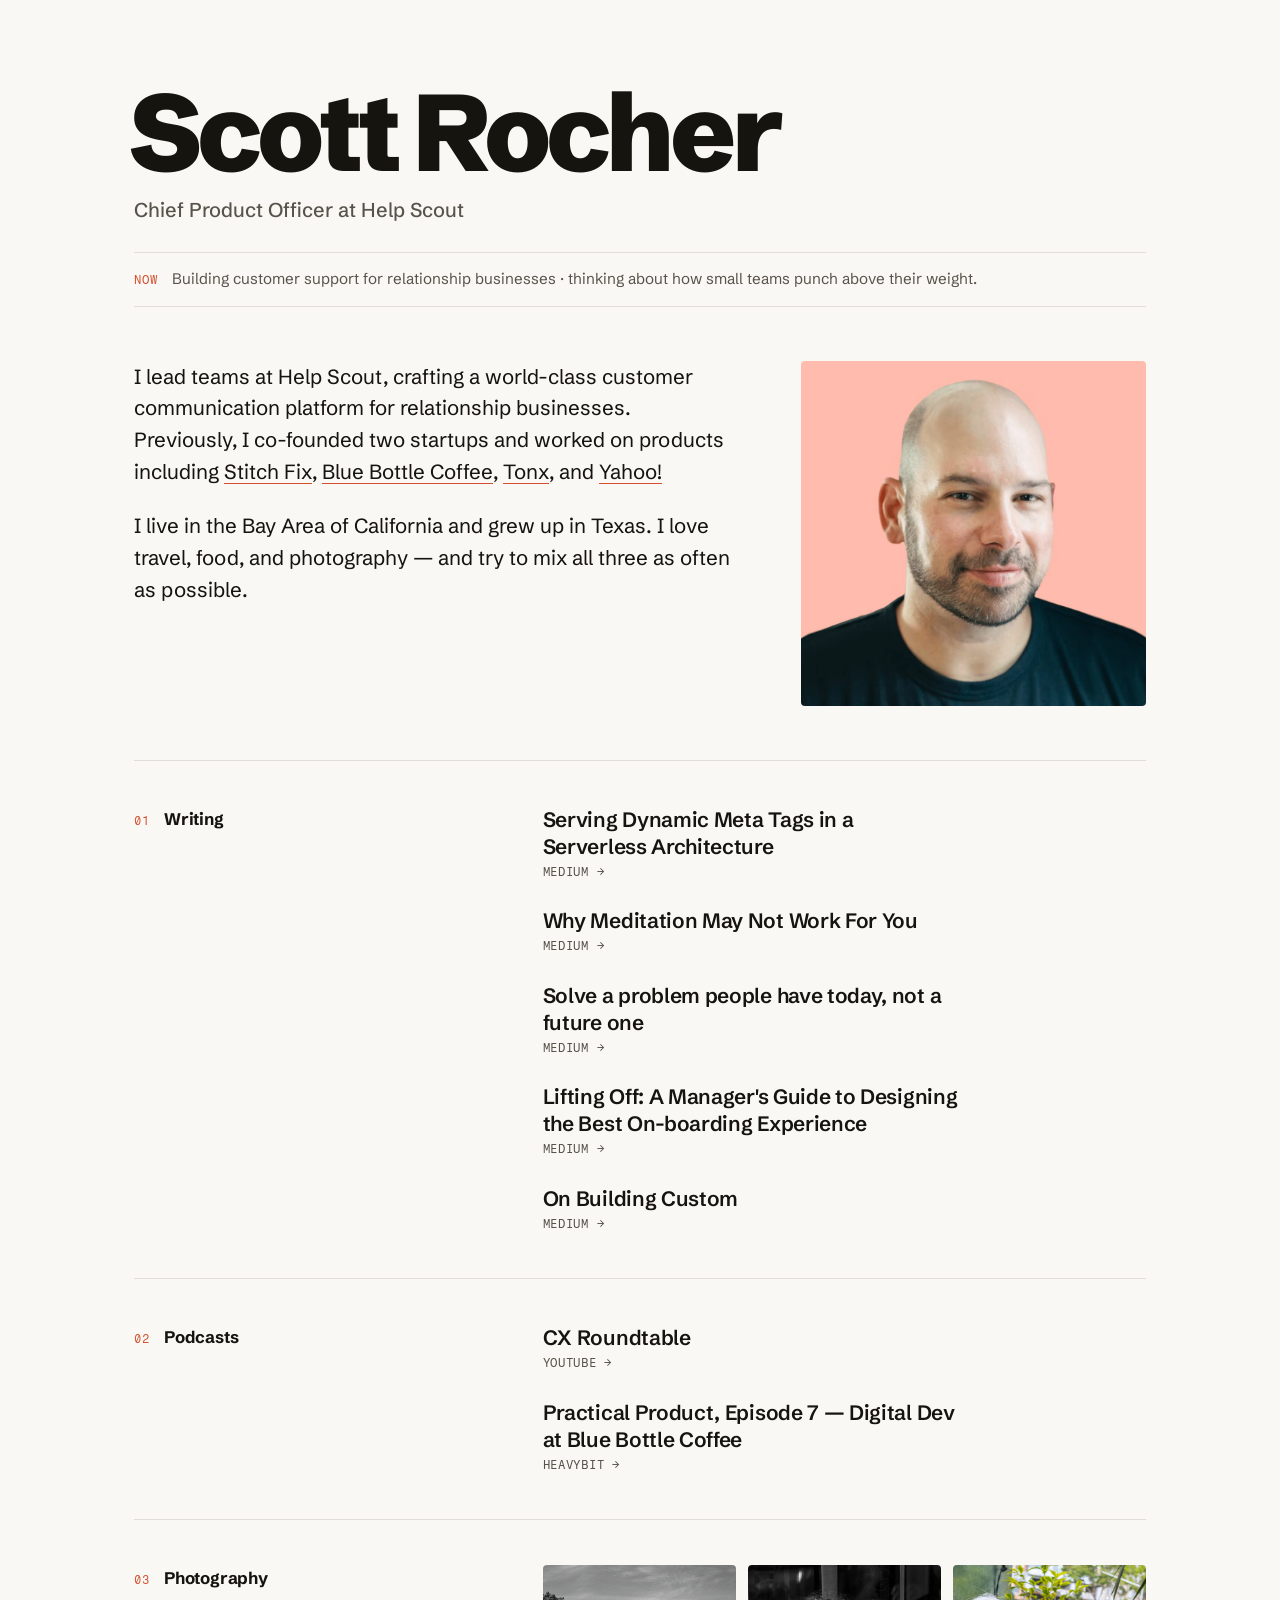
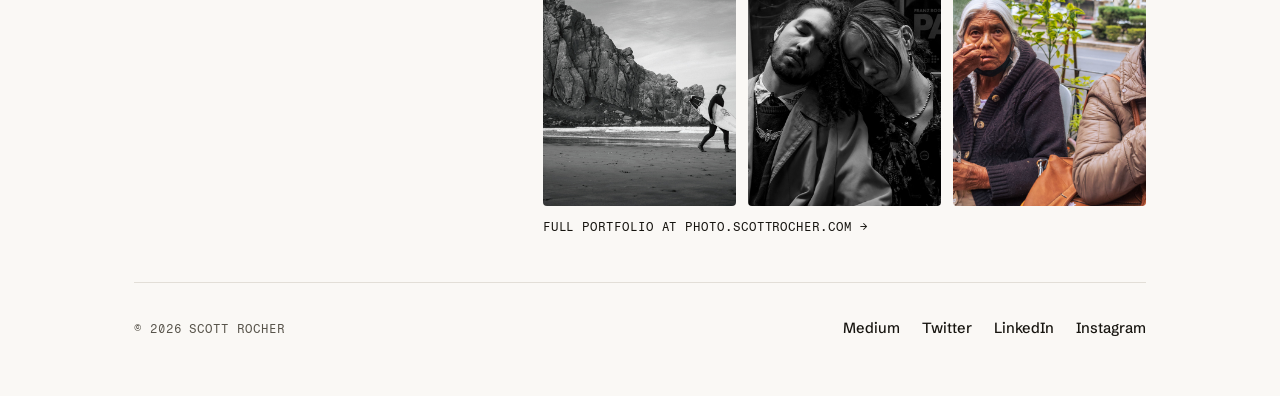
<file: index.html>
<!DOCTYPE html>
<html lang="en">
<head>
  <meta charset="utf-8">
  <title>Scott Rocher</title>
  <meta name="viewport" content="width=device-width, initial-scale=1">
  <meta name="description" content="Scott Rocher — Chief Product Officer at Help Scout. Writing, podcasts, and photography.">
  <meta property="og:title" content="Scott Rocher">
  <meta property="og:description" content="Chief Product Officer at Help Scout. Writing, podcasts, and photography.">
  <meta property="og:url" content="https://scottrocher.com/">
  <meta property="og:type" content="website">
  <meta property="og:image" content="https://scottrocher.com/Scott-Profile-Color-2024.jpg">
  <meta name="twitter:card" content="summary">
  <link rel="preconnect" href="https://fonts.googleapis.com">
  <link rel="preconnect" href="https://fonts.gstatic.com" crossorigin>
  <link href="https://fonts.googleapis.com/css2?family=Schibsted+Grotesk:ital,wght@0,400..900;1,400..900&family=Fragment+Mono&display=swap" rel="stylesheet">
  <style>
    :root {
      --paper: #faf8f5;
      --ink: #16140f;
      --ink-soft: #57534a;
      --hairline: #e2ded7;
      --accent: #d4502e;
      --accent-soft: #f3c4b3;
    }
    @media (prefers-color-scheme: dark) {
      :root {
        --paper: #141311;
        --ink: #ece9e2;
        --ink-soft: #a8a397;
        --hairline: #2e2c27;
        --accent: #f06a42;
        --accent-soft: #5b2c1c;
      }
    }

    * { box-sizing: border-box; margin: 0; padding: 0; }

    html { color-scheme: light dark; }

    body {
      font-family: "Schibsted Grotesk", "Helvetica Neue", sans-serif;
      background: var(--paper);
      color: var(--ink);
      font-size: 17px;
      line-height: 1.6;
      -webkit-font-smoothing: antialiased;
    }

    .wrap {
      max-width: 1060px;
      margin: 0 auto;
      padding: 0 24px;
    }

    /* ————— mono labels ————— */
    .label {
      font-family: "Fragment Mono", monospace;
      font-size: 0.72rem;
      letter-spacing: 0.08em;
      text-transform: uppercase;
      color: var(--ink-soft);
    }

    /* ————— hero ————— */
    header { padding: clamp(48px, 9vh, 96px) 0 0; }

    h1 {
      font-size: clamp(2.9rem, 9.5vw, 6.8rem);
      font-weight: 850;
      letter-spacing: -0.045em;
      line-height: 0.95;
      margin: 0 0 10px -0.05em;
    }

    .role {
      font-size: clamp(1rem, 2vw, 1.25rem);
      font-weight: 500;
      color: var(--ink-soft);
    }
    .role a { color: inherit; }

    .now {
      margin-top: 26px;
      padding: 14px 0;
      border-top: 1px solid var(--hairline);
      border-bottom: 1px solid var(--hairline);
      display: flex;
      gap: 14px;
      align-items: baseline;
    }
    .now .label { color: var(--accent); }
    .now p { font-size: 0.95rem; color: var(--ink-soft); }

    /* ————— bio ————— */
    .bio {
      display: grid;
      grid-template-columns: minmax(0, 7fr) minmax(0, 4fr);
      gap: clamp(28px, 5vw, 72px);
      padding: clamp(36px, 6vh, 64px) 0;
      align-items: start;
    }
    .bio-text p {
      max-width: 58ch;
      font-size: clamp(1.05rem, 1.6vw, 1.3rem);
      line-height: 1.55;
      font-weight: 420;
    }
    .bio-text p + p { margin-top: 1.1em; }

    .portrait { position: relative; }
    .portrait img {
      width: 100%;
      display: block;
      border-radius: 4px;
    }
    .portrait .label { display: block; margin-top: 10px; }

    /* ————— links ————— */
    a {
      color: var(--ink);
      text-decoration: none;
      background-image: linear-gradient(var(--accent), var(--accent));
      background-repeat: no-repeat;
      background-size: 100% 1px;
      background-position: 0 100%;
    }
    a:hover { color: var(--accent); }
    .label a, .role a { background-image: none; }

    /* ————— sections ————— */
    section {
      border-top: 1px solid var(--hairline);
      padding: clamp(32px, 5vh, 56px) 0;
      display: grid;
      grid-template-columns: minmax(0, 4fr) minmax(0, 7fr);
      gap: clamp(24px, 5vw, 72px);
      align-items: start;
    }

    .sec-head { display: flex; gap: 14px; align-items: baseline; }
    .sec-head .num { color: var(--accent); }
    .sec-head h2 {
      font-size: 1.05rem;
      font-weight: 700;
      letter-spacing: -0.01em;
    }

    .entries { display: grid; gap: 26px; }
    .entry h3 {
      font-size: clamp(1.05rem, 1.8vw, 1.3rem);
      font-weight: 600;
      letter-spacing: -0.015em;
      line-height: 1.3;
      max-width: 32ch;
    }
    .entry h3 a {
      background-size: 0% 1px;
      transition: background-size 200ms ease, color 150ms ease;
    }
    .entry h3 a:hover { background-size: 100% 1px; }
    .entry .where {
      margin-top: 3px;
      font-family: "Fragment Mono", monospace;
      font-size: 0.72rem;
      letter-spacing: 0.06em;
      text-transform: uppercase;
      color: var(--ink-soft);
    }
    .entry .where .arrow {
      display: inline-block;
      transition: transform 180ms ease;
    }
    .entry:hover .where .arrow { transform: translateX(4px); }
    .entry:hover .where { color: var(--accent); }

    /* ————— photo strip ————— */
    .strip {
      display: grid;
      grid-template-columns: repeat(3, 1fr);
      gap: 12px;
    }
    .strip a {
      background-image: none;
      display: block;
      aspect-ratio: 4 / 5;
      border-radius: 4px;
      overflow: hidden;
      position: relative;
    }
    .strip img {
      position: absolute;
      inset: 0;
      width: 100%;
      height: 100%;
      object-fit: cover;
      transition: transform 400ms cubic-bezier(.2,.6,.2,1);
    }
    .strip a:hover img { transform: scale(1.04); }
    .strip-note { margin-top: 12px; }

    /* ————— footer ————— */
    footer {
      border-top: 1px solid var(--hairline);
      padding: 34px 0 56px;
      display: flex;
      justify-content: space-between;
      align-items: baseline;
      gap: 16px;
      flex-wrap: wrap;
    }
    footer nav { display: flex; gap: 22px; }
    footer nav a {
      font-size: 0.92rem;
      font-weight: 500;
      background-size: 0% 1px;
      transition: background-size 200ms ease, color 150ms ease;
    }
    footer nav a:hover { background-size: 100% 1px; }

    /* ————— signature moment: staggered reveal on load ————— */
    @media (prefers-reduced-motion: no-preference) {
      .reveal {
        opacity: 0;
        transform: translateY(14px);
        animation: rise 640ms cubic-bezier(.2,.65,.25,1) forwards;
      }
      .reveal:nth-child(1) { animation-delay: 60ms; }
      .r1 { animation-delay: 60ms; }
      .r2 { animation-delay: 150ms; }
      .r3 { animation-delay: 240ms; }
      .r4 { animation-delay: 330ms; }
      .r5 { animation-delay: 420ms; }
      .r6 { animation-delay: 500ms; }
      .r7 { animation-delay: 580ms; }
      @keyframes rise {
        to { opacity: 1; transform: none; }
      }
    }

    /* ————— mobile ————— */
    @media (max-width: 700px) {
      .bio { grid-template-columns: 1fr; }
      .portrait { max-width: 320px; }
      section { grid-template-columns: 1fr; gap: 18px; }
      .strip { grid-template-columns: repeat(3, 1fr); gap: 8px; }
    }
  </style>
</head>
<body>
  <div class="wrap">
    <header>
      <h1 class="reveal r1">Scott Rocher</h1>
      <p class="role reveal r2">Chief Product Officer at <a href="https://helpscout.com">Help Scout</a></p>
      <div class="now reveal r3">
        <span class="label">Now</span>
        <!-- EDIT ME: one-line current focus, easy to update -->
        <p>Building customer support for relationship businesses · thinking about how small teams punch above their weight.</p>
      </div>
    </header>

    <div class="bio reveal r4">
      <div class="bio-text">
        <p>I lead teams at Help Scout, crafting a world-class customer communication platform for relationship businesses. Previously, I co-founded two startups and worked on products including <a href="https://stitchfix.com">Stitch Fix</a>, <a href="https://bluebottlecoffee.com">Blue Bottle Coffee</a>, <a href="http://www.wired.com/2014/04/blue-bottle-tonx-handsome/">Tonx</a>, and <a href="https://www.yahoo.com">Yahoo!</a></p>
        <p>I live in the Bay Area of California and grew up in Texas. I love travel, food, and photography — and try to mix all three as often as possible.</p>
      </div>
      <figure class="portrait">
        <img src="Scott-Profile-Color-2024.jpg" alt="Scott Rocher">
      </figure>
    </div>

    <main>
      <section class="reveal r5">
        <div class="sec-head"><span class="label num">01</span><h2>Writing</h2></div>
        <div class="entries">
          <article class="entry">
            <h3><a href="https://medium.com/@rochers/serving-dynamic-meta-tags-in-a-serverless-architecture-64ad69d33c74">Serving Dynamic Meta Tags in a Serverless Architecture</a></h3>
            <p class="where">Medium <span class="arrow">→</span></p>
          </article>
          <article class="entry">
            <h3><a href="https://medium.com/@rochers/why-meditation-may-not-work-for-you-1664c006518f">Why Meditation May Not Work For You</a></h3>
            <p class="where">Medium <span class="arrow">→</span></p>
          </article>
          <article class="entry">
            <h3><a href="https://medium.com/@rochers/solve-a-problem-people-have-today-not-a-future-one-4696d55a4d7f">Solve a problem people have today, not a future one</a></h3>
            <p class="where">Medium <span class="arrow">→</span></p>
          </article>
          <article class="entry">
            <h3><a href="https://medium.com/@rochers/lifting-off-645a7a339e7e">Lifting Off: A Manager's Guide to Designing the Best On-boarding Experience</a></h3>
            <p class="where">Medium <span class="arrow">→</span></p>
          </article>
          <article class="entry">
            <h3><a href="https://medium.com/@rochers/on-building-custom-8d7e6159a16c">On Building Custom</a></h3>
            <p class="where">Medium <span class="arrow">→</span></p>
          </article>
        </div>
      </section>

      <section class="reveal r6">
        <div class="sec-head"><span class="label num">02</span><h2>Podcasts</h2></div>
        <div class="entries">
          <article class="entry">
            <h3><a href="https://www.youtube.com/watch?v=mwlFY3C774U">CX Roundtable</a></h3>
            <p class="where">YouTube <span class="arrow">→</span></p>
          </article>
          <article class="entry">
            <h3><a href="https://www.heavybit.com/library/podcasts/practical-product/ep-7-digital-dev-at-blue-bottle-coffee/">Practical Product, Episode 7 — Digital Dev at Blue Bottle Coffee</a></h3>
            <p class="where">Heavybit <span class="arrow">→</span></p>
          </article>
        </div>
      </section>

      <section>
        <div class="sec-head"><span class="label num">03</span><h2>Photography</h2></div>
        <div>
          <div class="strip">
            <a href="https://photo.scottrocher.com/x100f"><img src="photos/photo-x100f.jpg" alt="Surfer walking along the beach below Morro Rock" loading="lazy"></a>
            <a href="https://photo.scottrocher.com/leica-nyc"><img src="photos/photo-leica-nyc.jpg" alt="Couple asleep on a New York City subway" loading="lazy"></a>
            <a href="https://photo.scottrocher.com/mexico-city"><img src="photos/photo-cdmx.jpg" alt="Street scene in Mexico City" loading="lazy"></a>
          </div>
          <p class="strip-note label"><a href="https://photo.scottrocher.com">Full portfolio at photo.scottrocher.com →</a></p>
        </div>
      </section>
    </main>

    <footer>
      <span class="label">© 2026 Scott Rocher</span>
      <nav>
        <a href="https://medium.com/@rochers/latest">Medium</a>
        <a href="https://twitter.com/rochers">Twitter</a>
        <a href="https://www.linkedin.com/in/scottrocher">LinkedIn</a>
        <a href="https://instagram.com/rochers">Instagram</a>
      </nav>
    </footer>
  </div>
</body>
</html>
</file>
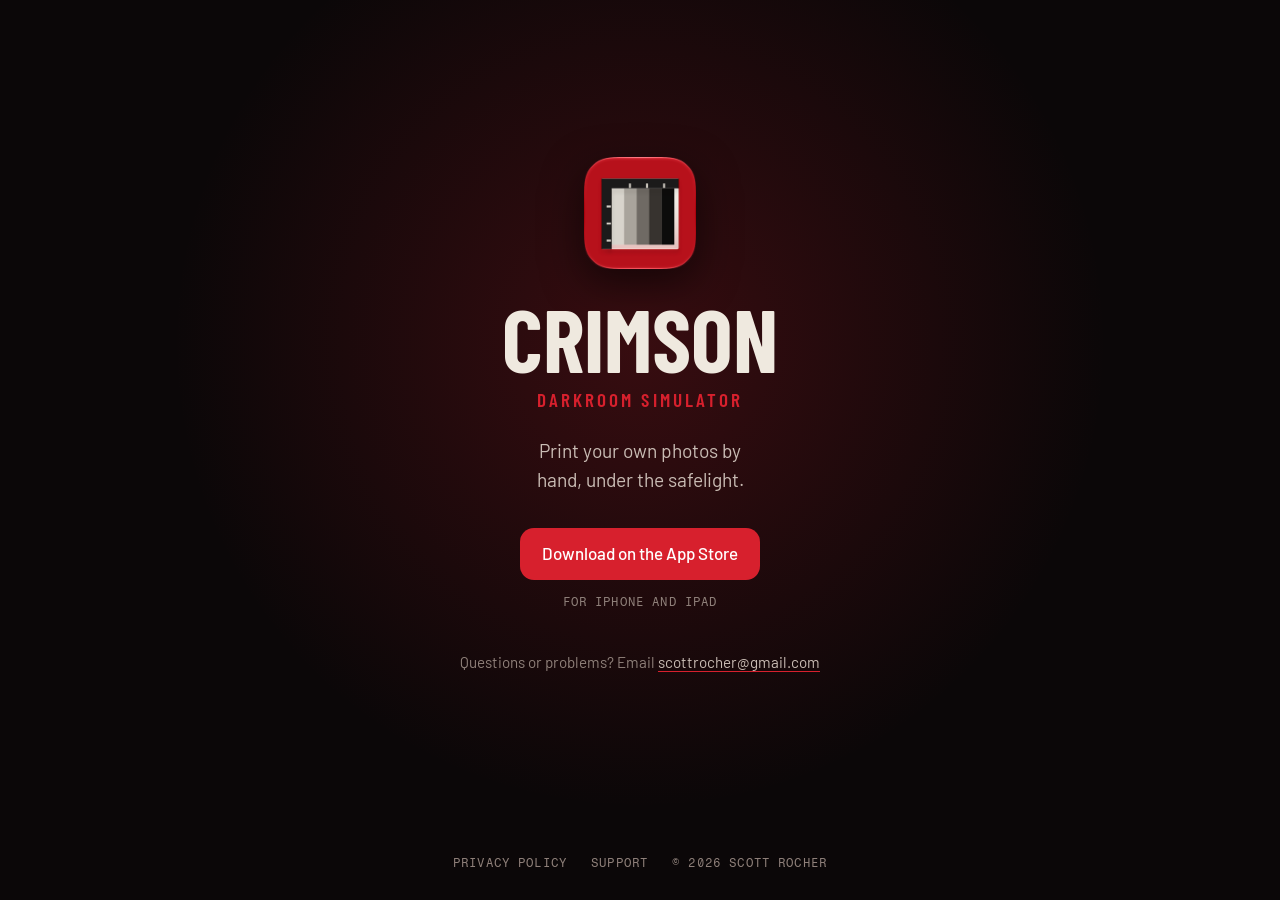
<file: apps/crimson/index.html>
<!DOCTYPE html>
<html lang="en">
<head>
  <meta charset="utf-8">
  <title>Crimson: Darkroom Simulator</title>
  <meta name="viewport" content="width=device-width, initial-scale=1, viewport-fit=cover">
  <meta name="description" content="Crimson is a black-and-white darkroom for iPhone and iPad. Print your own photos by hand, under the safelight.">
  <meta name="apple-itunes-app" content="app-id=6832418150">
  <meta property="og:title" content="Crimson: Darkroom Simulator">
  <meta property="og:description" content="Print your own photos by hand, under the safelight.">
  <meta property="og:url" content="https://scottrocher.com/apps/crimson/">
  <meta property="og:type" content="website">
  <meta property="og:image" content="https://scottrocher.com/apps/crimson/img/icon.png">
  <meta name="theme-color" content="#0b0708">
  <link rel="icon" type="image/png" href="img/icon.png">
  <link rel="apple-touch-icon" href="img/apple-touch-icon.png">
  <link rel="preconnect" href="https://fonts.googleapis.com">
  <link rel="preconnect" href="https://fonts.gstatic.com" crossorigin>
  <link href="https://fonts.googleapis.com/css2?family=Barlow+Condensed:wght@600;700&family=Barlow:wght@400;500&family=Fragment+Mono&display=swap" rel="stylesheet">
  <style>
    /* One look, on purpose: the darkroom with the safelight on. */
    :root {
      color-scheme: dark;
      --room: #0b0708;
      --paper: #efe9df;
      --paper-soft: #c9bcb4;
      --paper-dim: #8f807a;
      --safelight: #d7202d;
    }
    * { box-sizing: border-box; margin: 0; padding: 0; }
    html, body { height: 100%; }
    body {
      background: var(--room) radial-gradient(circle at 50% 38%, rgba(215, 32, 45, 0.22), transparent 55%) no-repeat;
      color: var(--paper);
      font-family: "Barlow", "Helvetica Neue", Arial, sans-serif;
      font-size: 17px;
      line-height: 1.5;
      -webkit-font-smoothing: antialiased;
      display: flex;
      flex-direction: column;
      padding-left: max(20px, env(safe-area-inset-left));
      padding-right: max(20px, env(safe-area-inset-right));
    }
    main {
      flex: 1;
      display: flex;
      flex-direction: column;
      align-items: center;
      justify-content: center;
      text-align: center;
      padding-block: 64px;
    }
    .app-icon {
      width: 112px;
      height: 112px;
      border-radius: 25px;
      box-shadow: 0 14px 40px rgba(0, 0, 0, 0.55);
    }
    h1 {
      margin-top: 30px;
      font-family: "Barlow Condensed", "Arial Narrow", sans-serif;
      font-weight: 700;
      font-size: clamp(3.4rem, 12vw, 5.5rem);
      line-height: 0.9;
      text-transform: uppercase;
    }
    .descriptor {
      margin-top: 8px;
      font-family: "Barlow Condensed", "Arial Narrow", sans-serif;
      font-weight: 600;
      font-size: 1.2rem;
      letter-spacing: 0.16em;
      text-transform: uppercase;
      color: var(--safelight);
    }
    .lede {
      margin-top: 22px;
      max-width: 30ch;
      font-size: 1.2rem;
      color: var(--paper-soft);
      text-wrap: balance;
    }
    .store {
      margin-top: 34px;
      display: inline-flex;
      align-items: center;
      gap: 10px;
      padding: 13px 22px;
      border-radius: 14px;
      background: var(--safelight);
      color: #fff;
      font-weight: 500;
      text-decoration: none;
    }
    .store:hover { background: #e3313d; }
    .mono {
      font-family: "Fragment Mono", ui-monospace, monospace;
      font-size: 0.72rem;
      letter-spacing: 0.1em;
      text-transform: uppercase;
      color: var(--paper-dim);
    }
    .devices { margin-top: 14px; }
    .support { margin-top: 40px; font-size: 0.95rem; color: var(--paper-dim); }
    .support a { color: var(--paper-soft); text-decoration-color: var(--safelight); text-underline-offset: 3px; }
    footer {
      display: flex;
      justify-content: center;
      gap: 24px;
      flex-wrap: wrap;
      padding-block: 24px max(28px, env(safe-area-inset-bottom));
    }
    footer a { text-decoration: none; }
    footer a:hover { color: var(--paper); }
  </style>
</head>
<body>
  <main>
    <img class="app-icon" src="img/icon.png" alt="Crimson app icon: a test strip on an easel" width="112" height="112">
    <h1>Crimson</h1>
    <p class="descriptor">Darkroom Simulator</p>
    <p class="lede">Print your own photos by hand, under the safelight.</p>
    <a class="store" href="https://apps.apple.com/us/app/crimson-darkroom-simulator/id6832418150">Download on the App Store</a>
    <p class="mono devices">For iPhone and iPad</p>
    <p class="support">Questions or problems? Email <a href="mailto:scottrocher@gmail.com">scottrocher@gmail.com</a></p>
  </main>
  <footer>
    <a class="mono" href="privacy/">Privacy Policy</a>
    <a class="mono" href="mailto:scottrocher@gmail.com">Support</a>
    <a class="mono" href="/">© 2026 Scott Rocher</a>
  </footer>
</body>
</html>
</file>
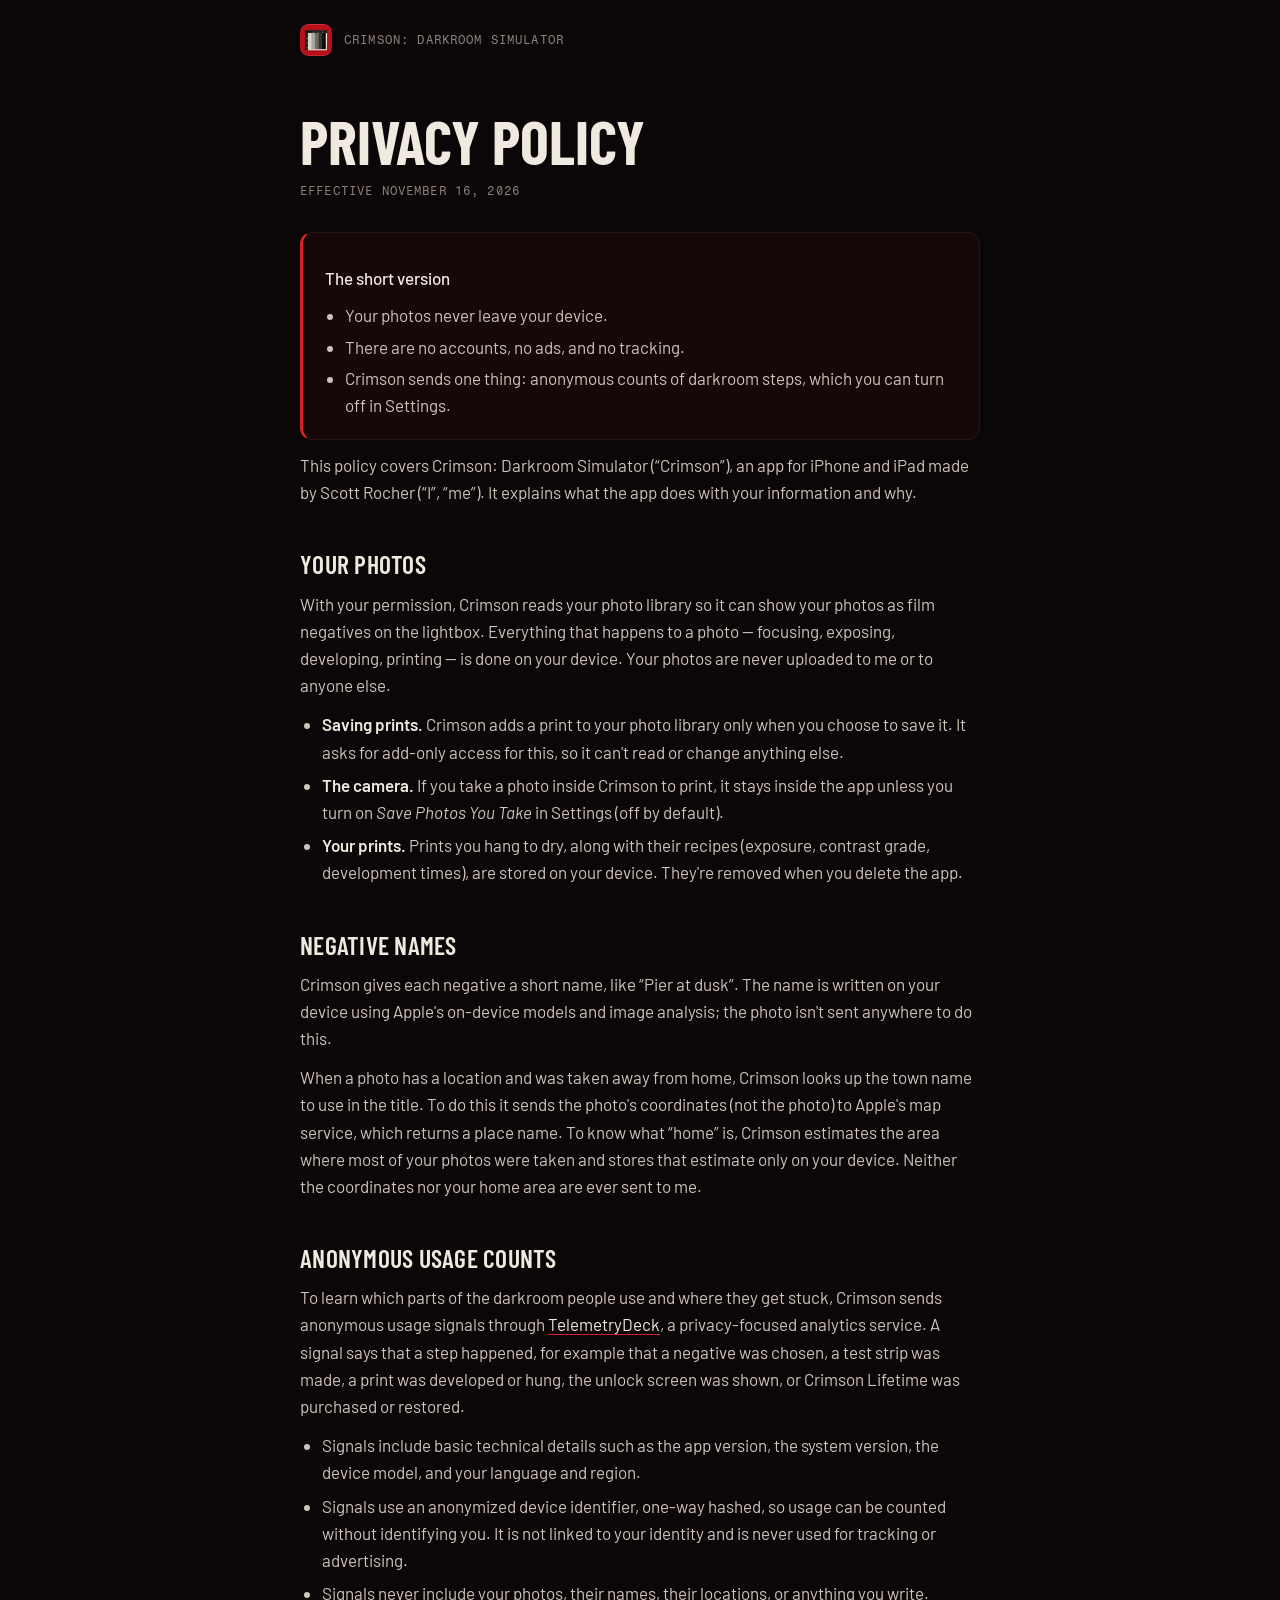
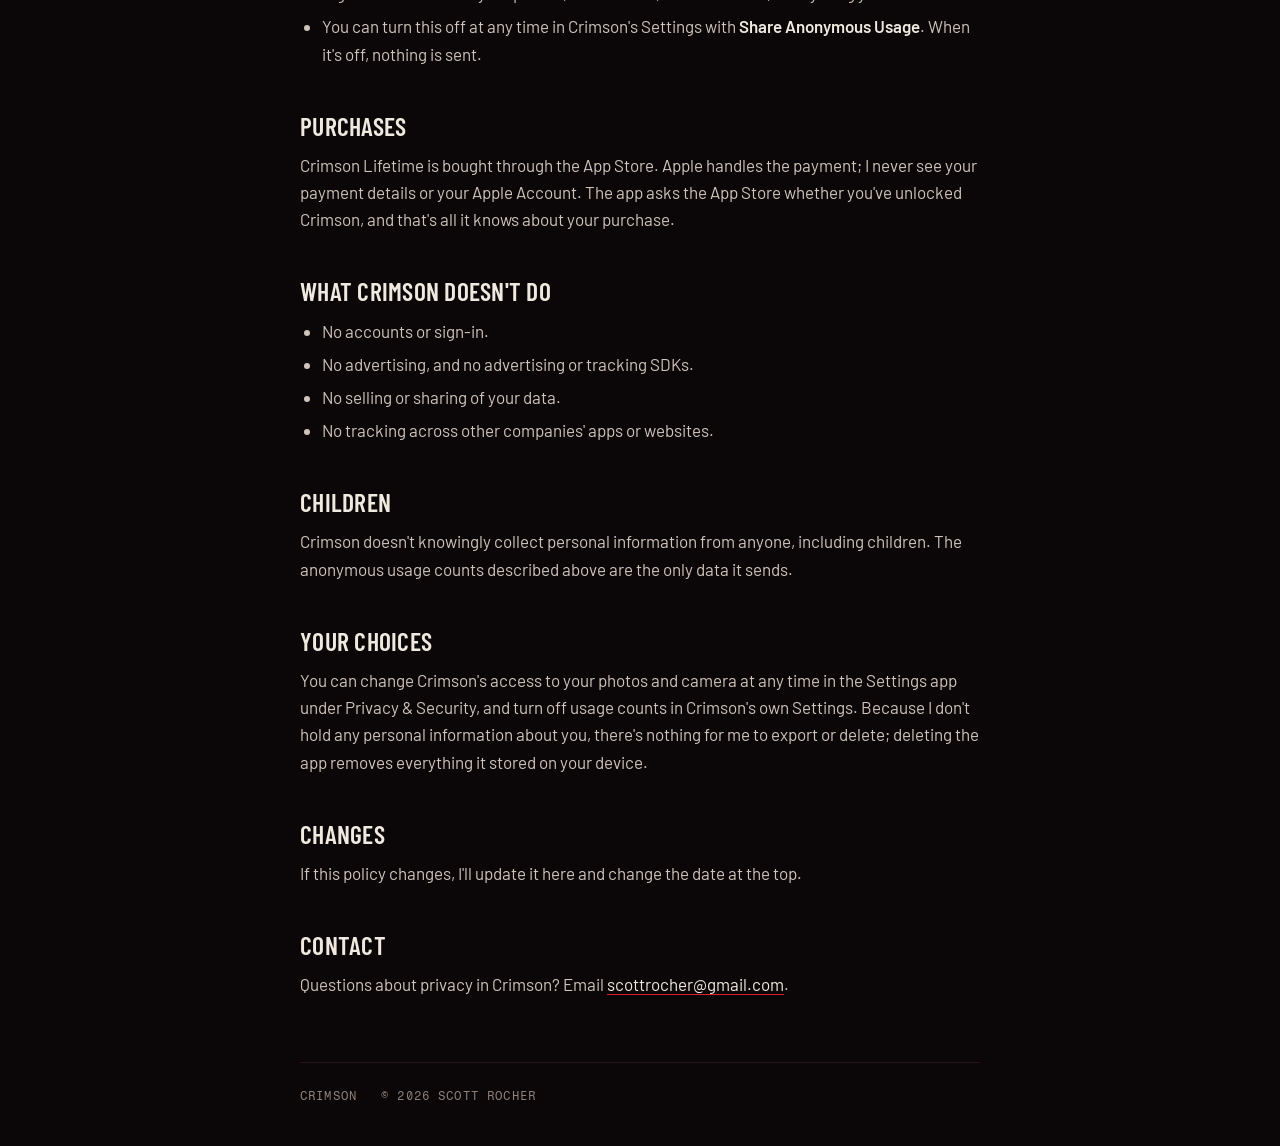
<file: apps/crimson/privacy/index.html>
<!DOCTYPE html>
<html lang="en">
<head>
  <meta charset="utf-8">
  <title>Crimson Privacy Policy</title>
  <meta name="viewport" content="width=device-width, initial-scale=1, viewport-fit=cover">
  <meta name="description" content="How Crimson: Darkroom Simulator handles your photos and data.">
  <meta name="theme-color" content="#0b0708">
  <link rel="icon" type="image/png" href="../img/icon.png">
  <link rel="apple-touch-icon" href="../img/apple-touch-icon.png">
  <link rel="preconnect" href="https://fonts.googleapis.com">
  <link rel="preconnect" href="https://fonts.gstatic.com" crossorigin>
  <link href="https://fonts.googleapis.com/css2?family=Barlow+Condensed:wght@600;700&family=Barlow:wght@400;500;600&family=Fragment+Mono&display=swap" rel="stylesheet">
  <style>
    :root {
      color-scheme: dark;
      --room: #0b0708;
      --bench: #160708;
      --bench-edge: #2a1416;
      --paper: #efe9df;
      --paper-soft: #cfc3bb;
      --paper-dim: #8f807a;
      --safelight: #d7202d;
    }
    * { box-sizing: border-box; margin: 0; padding: 0; }
    body {
      background: var(--room);
      color: var(--paper);
      font-family: "Barlow", "Helvetica Neue", Arial, sans-serif;
      font-size: 17px;
      line-height: 1.6;
      -webkit-font-smoothing: antialiased;
      padding-left: max(20px, env(safe-area-inset-left));
      padding-right: max(20px, env(safe-area-inset-right));
    }
    .page { max-width: 680px; margin: 0 auto; }
    a { color: var(--paper); text-decoration-color: var(--safelight); text-underline-offset: 3px; }
    a:hover { color: #fff; }
    .mono {
      font-family: "Fragment Mono", ui-monospace, monospace;
      font-size: 0.72rem;
      letter-spacing: 0.1em;
      text-transform: uppercase;
      color: var(--paper-dim);
    }
    .bar { display: flex; align-items: center; gap: 12px; padding-block: 24px; }
    .bar a { display: flex; align-items: center; gap: 12px; text-decoration: none; }
    .bar img { width: 32px; height: 32px; border-radius: 8px; }
    h1 {
      margin-top: 32px;
      font-family: "Barlow Condensed", "Arial Narrow", sans-serif;
      font-weight: 700;
      font-size: clamp(2.6rem, 8vw, 3.8rem);
      line-height: 0.95;
      text-transform: uppercase;
    }
    .updated { margin-top: 12px; }
    .summary {
      margin-top: 32px;
      background: var(--bench);
      border: 1px solid var(--bench-edge);
      border-left: 3px solid var(--safelight);
      border-radius: 12px;
      padding: 20px 22px;
    }
    .summary p { color: var(--paper); font-weight: 500; }
    .summary ul { margin-top: 10px; padding-left: 20px; color: var(--paper-soft); }
    .summary li + li { margin-top: 4px; }
    h2 {
      margin-top: 44px;
      font-family: "Barlow Condensed", "Arial Narrow", sans-serif;
      font-weight: 600;
      font-size: 1.6rem;
      line-height: 1.1;
      text-transform: uppercase;
      letter-spacing: 0.01em;
    }
    p, ul { margin-top: 12px; color: var(--paper-soft); }
    ul { padding-left: 22px; }
    li + li { margin-top: 6px; }
    strong { color: var(--paper); font-weight: 600; }
    footer {
      margin-top: 64px;
      border-top: 1px solid var(--bench-edge);
      padding-block: 24px max(40px, env(safe-area-inset-bottom));
      display: flex;
      gap: 24px;
      flex-wrap: wrap;
    }
    footer a { text-decoration: none; }
    footer a:hover { color: var(--paper); }
  </style>
</head>
<body>
  <div class="page">
    <header class="bar">
      <a href="../"><img src="../img/icon.png" alt="" width="32" height="32"><span class="mono">Crimson: Darkroom Simulator</span></a>
    </header>

    <h1>Privacy Policy</h1>
    <p class="updated mono">Effective November 16, 2026</p>

    <div class="summary">
      <p>The short version</p>
      <ul>
        <li>Your photos never leave your device.</li>
        <li>There are no accounts, no ads, and no tracking.</li>
        <li>Crimson sends one thing: anonymous counts of darkroom steps, which you can turn off in Settings.</li>
      </ul>
    </div>

    <p>This policy covers Crimson: Darkroom Simulator (“Crimson”), an app for iPhone and iPad made by Scott Rocher (“I”, “me”). It explains what the app does with your information and why.</p>

    <h2>Your photos</h2>
    <p>With your permission, Crimson reads your photo library so it can show your photos as film negatives on the lightbox. Everything that happens to a photo — focusing, exposing, developing, printing — is done on your device. Your photos are never uploaded to me or to anyone else.</p>
    <ul>
      <li><strong>Saving prints.</strong> Crimson adds a print to your photo library only when you choose to save it. It asks for add-only access for this, so it can't read or change anything else.</li>
      <li><strong>The camera.</strong> If you take a photo inside Crimson to print, it stays inside the app unless you turn on <em>Save Photos You Take</em> in Settings (off by default).</li>
      <li><strong>Your prints.</strong> Prints you hang to dry, along with their recipes (exposure, contrast grade, development times), are stored on your device. They're removed when you delete the app.</li>
    </ul>

    <h2>Negative names</h2>
    <p>Crimson gives each negative a short name, like “Pier at dusk”. The name is written on your device using Apple's on-device models and image analysis; the photo isn't sent anywhere to do this.</p>
    <p>When a photo has a location and was taken away from home, Crimson looks up the town name to use in the title. To do this it sends the photo's coordinates (not the photo) to Apple's map service, which returns a place name. To know what “home” is, Crimson estimates the area where most of your photos were taken and stores that estimate only on your device. Neither the coordinates nor your home area are ever sent to me.</p>

    <h2>Anonymous usage counts</h2>
    <p>To learn which parts of the darkroom people use and where they get stuck, Crimson sends anonymous usage signals through <a href="https://telemetrydeck.com/privacy/">TelemetryDeck</a>, a privacy-focused analytics service. A signal says that a step happened, for example that a negative was chosen, a test strip was made, a print was developed or hung, the unlock screen was shown, or Crimson Lifetime was purchased or restored.</p>
    <ul>
      <li>Signals include basic technical details such as the app version, the system version, the device model, and your language and region.</li>
      <li>Signals use an anonymized device identifier, one-way hashed, so usage can be counted without identifying you. It is not linked to your identity and is never used for tracking or advertising.</li>
      <li>Signals never include your photos, their names, their locations, or anything you write.</li>
      <li>You can turn this off at any time in Crimson's Settings with <strong>Share Anonymous Usage</strong>. When it's off, nothing is sent.</li>
    </ul>

    <h2>Purchases</h2>
    <p>Crimson Lifetime is bought through the App Store. Apple handles the payment; I never see your payment details or your Apple Account. The app asks the App Store whether you've unlocked Crimson, and that's all it knows about your purchase.</p>

    <h2>What Crimson doesn't do</h2>
    <ul>
      <li>No accounts or sign-in.</li>
      <li>No advertising, and no advertising or tracking SDKs.</li>
      <li>No selling or sharing of your data.</li>
      <li>No tracking across other companies' apps or websites.</li>
    </ul>

    <h2>Children</h2>
    <p>Crimson doesn't knowingly collect personal information from anyone, including children. The anonymous usage counts described above are the only data it sends.</p>

    <h2>Your choices</h2>
    <p>You can change Crimson's access to your photos and camera at any time in the Settings app under Privacy &amp; Security, and turn off usage counts in Crimson's own Settings. Because I don't hold any personal information about you, there's nothing for me to export or delete; deleting the app removes everything it stored on your device.</p>

    <h2>Changes</h2>
    <p>If this policy changes, I'll update it here and change the date at the top.</p>

    <h2>Contact</h2>
    <p>Questions about privacy in Crimson? Email <a href="mailto:scottrocher@gmail.com">scottrocher@gmail.com</a>.</p>

    <footer>
      <a class="mono" href="../">Crimson</a>
      <a class="mono" href="/">© 2026 Scott Rocher</a>
    </footer>
  </div>
</body>
</html>
</file>
